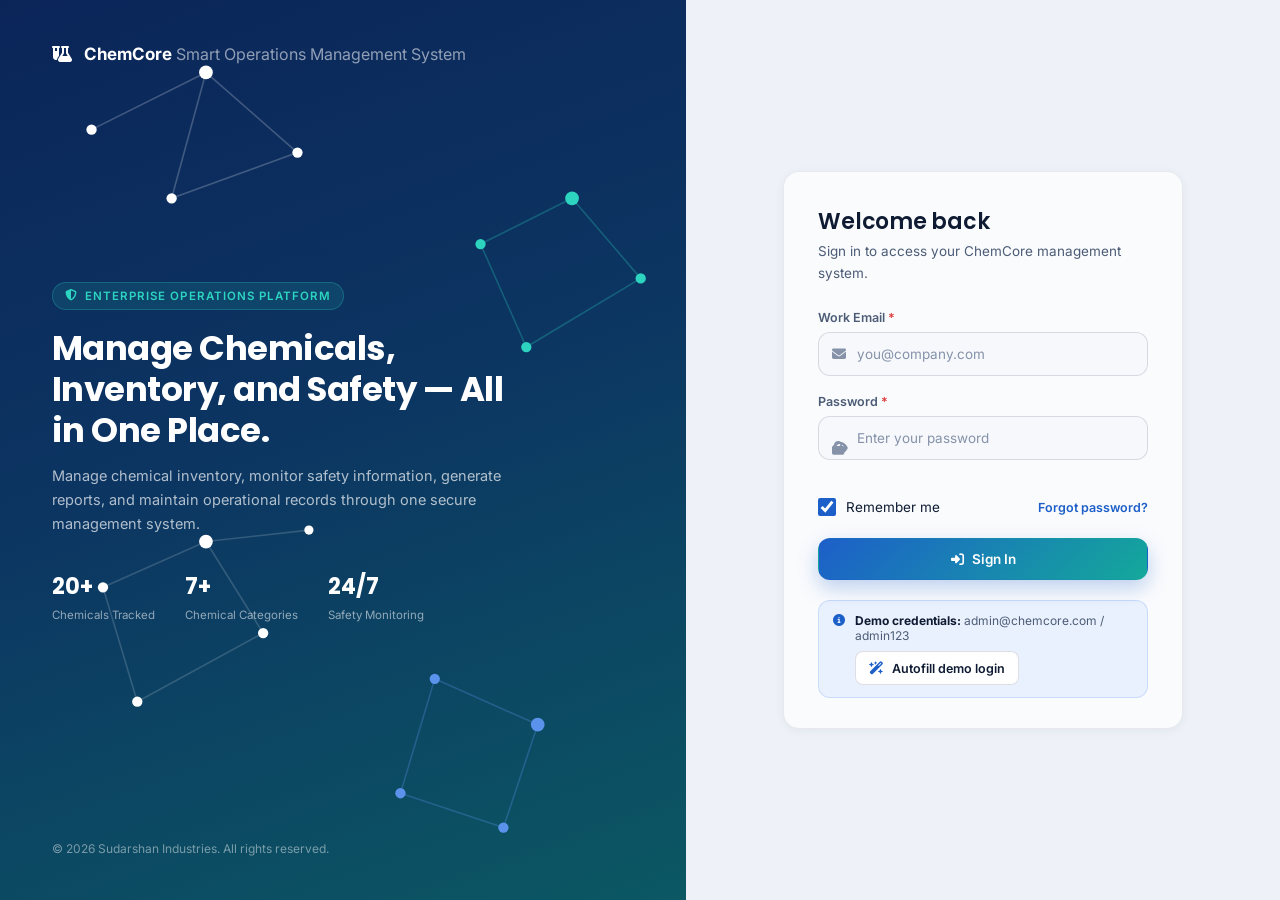
<file: Chemcore Management System/Chemcore/index.html>
<!DOCTYPE html>
<html lang="en">
<head>
<meta charset="UTF-8">
<meta name="viewport" content="width=device-width, initial-scale=1.0">
<title>Sign In · ChemCore Management System</title>
<meta name="description" content="Sign in to the ChemCore Smart Chemical Company.">

<!-- Fonts & Icons -->
<link rel="preconnect" href="https://fonts.googleapis.com">
<link href="https://fonts.googleapis.com/css2?family=Inter:wght@400;500;600;700;800&family=Poppins:wght@500;600;700&display=swap" rel="stylesheet">
<link rel="stylesheet" href="https://cdnjs.cloudflare.com/ajax/libs/font-awesome/6.5.1/css/all.min.css">

<!-- App styles -->
<link rel="stylesheet" href="assets/css/variables.css">
<link rel="stylesheet" href="assets/css/base.css">
<link rel="stylesheet" href="assets/css/components.css">
<link rel="stylesheet" href="assets/css/pages.css">
<link rel="stylesheet" href="assets/css/responsive.css">

<script src="assets/js/utils.js"></script>
<script src="assets/js/storage.js"></script>
<script src="assets/js/theme.js"></script>
</head>
<body>

<!-- Page loader -->
<div class="page-loader" id="pageLoader">
  <div class="spinner"></div>
  <span class="loader-label">Loading ChemCore Management System…</span>
</div>

<div class="login-shell">

  <!-- ============== Hero panel (signature molecule motif) ============== -->
  <section class="login-hero">
    <div class="molecule-field" aria-hidden="true">
      <svg viewBox="0 0 600 800" preserveAspectRatio="xMidYMid slice">
        <g class="molecule-cluster" stroke="rgba(255,255,255,0.22)" stroke-width="1.4">
          <line x1="80" y1="120" x2="180" y2="70"/>
          <line x1="180" y1="70" x2="260" y2="140"/>
          <line x1="180" y1="70" x2="150" y2="180"/>
          <line x1="260" y1="140" x2="150" y2="180"/>
        </g>
        <g class="molecule-cluster" stroke="rgba(45,212,191,0.28)" stroke-width="1.4">
          <line x1="420" y1="220" x2="500" y2="180"/>
          <line x1="500" y1="180" x2="560" y2="250"/>
          <line x1="420" y1="220" x2="460" y2="310"/>
          <line x1="560" y1="250" x2="460" y2="310"/>
        </g>
        <g class="molecule-cluster" stroke="rgba(255,255,255,0.16)" stroke-width="1.4">
          <line x1="90" y1="520" x2="180" y2="480"/>
          <line x1="180" y1="480" x2="230" y2="560"/>
          <line x1="90" y1="520" x2="120" y2="620"/>
          <line x1="230" y1="560" x2="120" y2="620"/>
          <line x1="180" y1="480" x2="270" y2="470"/>
        </g>
        <g class="molecule-cluster" stroke="rgba(91,147,236,0.3)" stroke-width="1.4">
          <line x1="380" y1="600" x2="470" y2="640"/>
          <line x1="470" y1="640" x2="440" y2="730"/>
          <line x1="380" y1="600" x2="350" y2="700"/>
          <line x1="440" y1="730" x2="350" y2="700"/>
        </g>
        <g fill="#ffffff">
          <circle class="molecule-node" cx="80" cy="120" r="4.5"/>
          <circle class="molecule-node" cx="180" cy="70" r="6"/>
          <circle class="molecule-node" cx="260" cy="140" r="4.5"/>
          <circle class="molecule-node" cx="150" cy="180" r="4.5"/>
          <circle class="molecule-node" cx="420" cy="220" r="4.5" fill="#2dd4bf"/>
          <circle class="molecule-node" cx="500" cy="180" r="6" fill="#2dd4bf"/>
          <circle class="molecule-node" cx="560" cy="250" r="4.5" fill="#2dd4bf"/>
          <circle class="molecule-node" cx="460" cy="310" r="4.5" fill="#2dd4bf"/>
          <circle class="molecule-node" cx="90" cy="520" r="4.5"/>
          <circle class="molecule-node" cx="180" cy="480" r="6"/>
          <circle class="molecule-node" cx="230" cy="560" r="4.5"/>
          <circle class="molecule-node" cx="120" cy="620" r="4.5"/>
          <circle class="molecule-node" cx="270" cy="470" r="4"/>
          <circle class="molecule-node" cx="380" cy="600" r="4.5" fill="#5b93ec"/>
          <circle class="molecule-node" cx="470" cy="640" r="6" fill="#5b93ec"/>
          <circle class="molecule-node" cx="440" cy="730" r="4.5" fill="#5b93ec"/>
          <circle class="molecule-node" cx="350" cy="700" r="4.5" fill="#5b93ec"/>
        </g>
      </svg>
    </div>

    <div class="login-hero-top">
      <div class="brand-mark"><i class="fa-solid fa-flask-vial"></i></div>
      <div class="brand-text">
        <strong>ChemCore</strong>
        <span>Smart Operations Management System</span>
      </div>
    </div>

    <div class="login-hero-content">
      <span class="eyebrow"><i class="fa-solid fa-shield-halved"></i> Enterprise Operations Platform</span>
      <h1>Manage Chemicals, Inventory, and Safety — All in One Place.</h1>
      <p>Manage chemical inventory, monitor safety information, generate reports, and maintain operational records through one secure management system.</p>

      <div class="hero-stats">
        <div><strong>20+</strong><span>Chemicals Tracked</span></div>
        <div><strong>7+</strong><span>Chemical Categories</span></div>
        <div><strong>24/7</strong><span>Safety Monitoring</span></div>
      </div>
    </div>

    <div class="login-hero-bottom">© 2026 Sudarshan Industries. All rights reserved.</div>
  </section>

  <!-- ============== Login form panel ============== -->
  <section class="login-panel">
    <div class="card glass login-card" id="loginCard">
      <div class="login-card-head">
        <h2>Welcome back</h2>
        <p>Sign in to access your ChemCore management system.</p>
      </div>

      <form id="loginForm" novalidate>
        <div class="form-group">
          <label class="form-label" for="loginEmail">Work Email <span class="req">*</span></label>
          <div class="input-icon-wrap">
            <i class="fa-solid fa-envelope"></i>
            <input type="email" id="loginEmail" class="form-control" placeholder="you@company.com" autocomplete="username">
          </div>
          <div class="form-error"><i class="fa-solid fa-circle-exclamation"></i><span>Error</span></div>
        </div>

        <div class="form-group">
          <label class="form-label" for="loginPassword">Password <span class="req">*</span></label>
          <div class="input-icon-wrap">
            <i class="fa-solid fa-lock"></i>
            <input type="password" id="loginPassword" class="form-control" placeholder="Enter your password" autocomplete="current-password">
            <button type="button" class="toggle-pw" id="togglePassword" aria-label="Show password"><i class="fa-solid fa-eye"></i></button>
          </div>
          <div class="form-error"><i class="fa-solid fa-circle-exclamation"></i><span>Error</span></div>
        </div>

        <div class="login-options">
          <label class="form-check">
            <input type="checkbox" id="rememberMe" checked>
            Remember me
          </label>
          <a href="#" onclick="event.preventDefault(); showToast('Reset link sent', 'Check your inbox for password reset instructions.', 'info');">Forgot password?</a>
        </div>

        <button type="submit" class="btn btn-primary btn-block" id="loginSubmitBtn">
          <i class="fa-solid fa-right-to-bracket"></i> Sign In
        </button>
      </form>

      <div class="demo-hint">
        <i class="fa-solid fa-circle-info"></i>
        <div>
          <strong>Demo credentials:</strong> admin@chemcore.com / admin123
          <div style="margin-top:8px;">
            <button type="button" class="btn btn-secondary btn-sm" id="fillDemoBtn"><i class="fa-solid fa-wand-magic-sparkles"></i> Autofill demo login</button>
          </div>
        </div>
      </div>
    </div>
  </section>

</div>

<script src="assets/js/ui.js"></script>
<script src="assets/js/auth.js"></script>
</body>
</html>
</file>
<file: Chemcore Management System/Chemcore/assets/css/variables.css>
/* ==========================================================================
   ChemCore  — Design Tokens
   Palette: deep enterprise blue + teal accent + neutral surfaces
   ========================================================================== */

:root {
  /* --- Brand colors --- */
  --color-primary-900: #0b2559;
  --color-primary-800: #123b82;
  --color-primary-700: #1849a3;
  --color-primary-600: #1d5fc9;
  --color-primary-500: #2e73e5;
  --color-primary-400: #5b93ec;
  --color-primary-100: #dbe8fd;
  --color-primary-50:  #eef4ff;

  --color-teal-700: #0b6b64;
  --color-teal-600: #0d8c82;
  --color-teal-500: #14a89b;
  --color-teal-400: #2dd4bf;
  --color-teal-100: #d6f5f0;

  /* --- Semantic status colors --- */
  --color-success: #1a9e6b;
  --color-success-bg: #e3f8ee;
  --color-warning: #d98c0f;
  --color-warning-bg: #fdf1dc;
  --color-danger: #dc3b3b;
  --color-danger-bg: #fce8e8;
  --color-info: #2e73e5;
  --color-info-bg: #eaf1fe;

  /* --- Molecule motif accent (login signature) --- */
  --color-accent-glow: #2dd4bf;

  /* --- Light theme surfaces --- */
  --bg-canvas: #eef2f8;
  --bg-canvas-alt: #e6ecf5;
  --bg-surface: #ffffff;
  --bg-surface-glass: rgba(255, 255, 255, 0.68);
  --bg-surface-glass-strong: rgba(255, 255, 255, 0.86);
  --bg-sidebar: rgba(11, 37, 89, 0.97);
  --bg-navbar: rgba(255, 255, 255, 0.78);
  --bg-hover: rgba(29, 95, 201, 0.06);
  --bg-input: #f6f8fc;

  --border-subtle: rgba(15, 30, 60, 0.08);
  --border-medium: rgba(15, 30, 60, 0.14);
  --border-strong: rgba(15, 30, 60, 0.22);

  --text-primary: #0e1b32;
  --text-secondary: #4c5c76;
  --text-muted: #8592a8;
  --text-inverse: #f3f7ff;
  --text-inverse2: #32c700;
  --text-on-primary: #ffffff;

  --shadow-xs: 0 1px 2px rgba(15, 30, 60, 0.06);
  --shadow-sm: 0 2px 10px rgba(15, 30, 60, 0.06);
  --shadow-md: 0 10px 28px rgba(15, 30, 60, 0.10);
  --shadow-lg: 0 20px 48px rgba(15, 30, 60, 0.16);
  --shadow-glass: 0 8px 32px rgba(15, 30, 60, 0.10);

  /* --- Radii --- */
  --radius-sm: 8px;
  --radius-md: 12px;
  --radius-lg: 16px;
  --radius-xl: 20px;
  --radius-pill: 999px;

  /* --- Typography --- */
  --font-display: 'Poppins', 'Inter', sans-serif;
  --font-body: 'Inter', 'Poppins', sans-serif;

  /* --- Layout --- */
  --sidebar-width: 264px;
  --sidebar-width-collapsed: 84px;
  --navbar-height: 72px;
  --content-max: 1440px;

  /* --- Motion --- */
  --ease: cubic-bezier(0.4, 0, 0.2, 1);
  --transition-fast: 0.15s var(--ease);
  --transition-base: 0.25s var(--ease);
  --transition-slow: 0.45s var(--ease);

  /* --- Z-index scale --- */
  --z-sidebar: 100;
  --z-navbar: 90;
  --z-dropdown: 200;
  --z-modal-backdrop: 300;
  --z-modal: 310;
  --z-toast: 400;
  --z-loader: 500;
}

/* --- Dark theme overrides --- */
[data-theme="dark"] {
  --bg-canvas: #0a1220;
  --bg-canvas-alt: #0d1729;
  --bg-surface: #101d33;
  --bg-surface-glass: rgba(19, 32, 56, 0.62);
  --bg-surface-glass-strong: rgba(19, 32, 56, 0.85);
  --bg-sidebar: rgba(6, 15, 31, 0.98);
  --bg-navbar: rgba(13, 23, 41, 0.72);
  --bg-hover: rgba(93, 149, 235, 0.08);
  --bg-input: #0c1830;

  --border-subtle: rgba(255, 255, 255, 0.07);
  --border-medium: rgba(255, 255, 255, 0.12);
  --border-strong: rgba(255, 255, 255, 0.2);

  --text-primary: #eef3fb;
  --text-secondary: #a9b8d1;
  --text-muted: #6f7f9c;
  --text-inverse: #0e1b32;

  --color-success-bg: rgba(26, 158, 107, 0.14);
  --color-warning-bg: rgba(217, 140, 15, 0.14);
  --color-danger-bg: rgba(220, 59, 59, 0.14);
  --color-info-bg: rgba(46, 115, 229, 0.14);

  --shadow-xs: 0 1px 2px rgba(0, 0, 0, 0.3);
  --shadow-sm: 0 2px 10px rgba(0, 0, 0, 0.28);
  --shadow-md: 0 10px 28px rgba(0, 0, 0, 0.34);
  --shadow-lg: 0 20px 48px rgba(0, 0, 0, 0.44);
  --shadow-glass: 0 8px 32px rgba(0, 0, 0, 0.4);
}
</file>
<file: Chemcore Management System/Chemcore/assets/css/base.css>
/* ==========================================================================
   Base — resets, typography, utilities, global animations
   ========================================================================== */

* ,
*::before,
*::after {
  box-sizing: border-box;
  margin: 0;
  padding: 0;
}

html {
  -webkit-text-size-adjust: 100%;
  scroll-behavior: smooth;
}

body {
  font-family: var(--font-body);
  background: var(--bg-canvas);
  color: var(--text-primary);
  min-height: 100vh;
  transition: background-color var(--transition-base), color var(--transition-base);
  -webkit-font-smoothing: antialiased;
  overflow-x: hidden;
}

/* Ambient molecule-grid backdrop shared across app pages */
body.app-body {
  background-image:
    radial-gradient(circle at 15% 8%, rgba(46, 115, 229, 0.08), transparent 42%),
    radial-gradient(circle at 85% 92%, rgba(45, 212, 191, 0.08), transparent 45%);
  background-attachment: fixed;
}

h1, h2, h3, h4, h5, h6 {
  font-family: var(--font-display);
  font-weight: 600;
  line-height: 1.25;
  color: var(--text-primary);
  letter-spacing: -0.01em;
}

p { color: var(--text-secondary); line-height: 1.6; }

a { color: inherit; text-decoration: none; }

ul, ol { list-style: none; }

button, input, select, textarea {
  font-family: inherit;
  font-size: inherit;
  color: inherit;
}

button {
  cursor: pointer;
  border: none;
  background: none;
}

img, svg { display: block; max-width: 100%; }

table { border-collapse: collapse; width: 100%; }

/* Focus visibility — accessibility floor */
a:focus-visible,
button:focus-visible,
input:focus-visible,
select:focus-visible,
textarea:focus-visible,
[tabindex]:focus-visible {
  outline: 2px solid var(--color-teal-500);
  outline-offset: 2px;
  border-radius: var(--radius-sm);
}

/* --- Scrollbars --- */
::-webkit-scrollbar { width: 8px; height: 8px; }
::-webkit-scrollbar-track { background: transparent; }
::-webkit-scrollbar-thumb {
  background: var(--border-strong);
  border-radius: var(--radius-pill);
}
::-webkit-scrollbar-thumb:hover { background: var(--color-primary-500); }

/* --- Utility classes --- */
.container { max-width: var(--content-max); margin: 0 auto; padding: 0 24px; }
.text-muted { color: var(--text-muted) !important; }
.text-secondary { color: var(--text-secondary) !important; }
.text-success { color: var(--color-success) !important; }
.text-warning { color: var(--color-warning) !important; }
.text-danger { color: var(--color-danger) !important; }
.sr-only {
  position: absolute; width: 1px; height: 1px;
  padding: 0; margin: -1px; overflow: hidden;
  clip: rect(0,0,0,0); white-space: nowrap; border: 0;
}
.hidden { display: none !important; }

/* --- Reduced motion respect --- */
@media (prefers-reduced-motion: reduce) {
  *, *::before, *::after {
    animation-duration: 0.001ms !important;
    animation-iteration-count: 1 !important;
    transition-duration: 0.001ms !important;
    scroll-behavior: auto !important;
  }
}

/* ==========================================================================
   Global keyframes
   ========================================================================== */

@keyframes fadeIn {
  from { opacity: 0; }
  to { opacity: 1; }
}

@keyframes fadeInUp {
  from { opacity: 0; transform: translateY(14px); }
  to { opacity: 1; transform: translateY(0); }
}

@keyframes scaleIn {
  from { opacity: 0; transform: scale(0.94); }
  to { opacity: 1; transform: scale(1); }
}

@keyframes slideInRight {
  from { opacity: 0; transform: translateX(24px); }
  to { opacity: 1; transform: translateX(0); }
}

@keyframes spin {
  to { transform: rotate(360deg); }
}

@keyframes pulseSoft {
  0%, 100% { opacity: 1; }
  50% { opacity: 0.55; }
}

@keyframes drift {
  0% { transform: translate(0, 0) rotate(0deg); }
  50% { transform: translate(-14px, 10px) rotate(4deg); }
  100% { transform: translate(0, 0) rotate(0deg); }
}

@keyframes shimmerLine {
  0% { background-position: -200px 0; }
  100% { background-position: 200px 0; }
}

@keyframes shake {
  10%, 90% { transform: translateX(-1px); }
  20%, 80% { transform: translateX(2px); }
  30%, 50%, 70% { transform: translateX(-4px); }
  40%, 60% { transform: translateX(4px); }
}

.page-enter {
  animation: fadeInUp 0.45s var(--ease) both;
}
</file>
<file: Chemcore Management System/Chemcore/assets/css/components.css>
/* ==========================================================================
   Components — buttons, cards, forms, tables, modals, toasts, etc.
   ========================================================================== */

/* ---------------------------------------------------------------------- */
/* Buttons                                                                 */
/* ---------------------------------------------------------------------- */

.btn {
  display: inline-flex;
  align-items: center;
  justify-content: center;
  gap: 8px;
  height: 42px;
  padding: 0 18px;
  border-radius: var(--radius-md);
  font-size: 13.5px;
  font-weight: 600;
  white-space: nowrap;
  transition: transform var(--transition-fast), box-shadow var(--transition-fast), background var(--transition-fast), border-color var(--transition-fast), color var(--transition-fast);
  border: 1px solid transparent;
}
.btn i { font-size: 13px; }
.btn:active { transform: translateY(1px); }

.btn-primary {
  background: linear-gradient(135deg, var(--color-primary-600), var(--color-teal-500));
  color: #fff;
  box-shadow: 0 8px 20px rgba(29, 95, 201, 0.28);
}
.btn-primary:hover { box-shadow: 0 10px 24px rgba(29, 95, 201, 0.38); transform: translateY(-1px); }

.btn-secondary {
  background: var(--bg-surface);
  color: var(--text-primary);
  border-color: var(--border-medium);
}
.btn-secondary:hover { background: var(--bg-hover); border-color: var(--color-primary-400); }

.btn-ghost {
  background: transparent;
  color: var(--text-secondary);
}
.btn-ghost:hover { background: var(--bg-hover); color: var(--text-primary); }

.btn-danger {
  background: var(--color-danger);
  color: #fff;
  box-shadow: 0 8px 20px rgba(220, 59, 59, 0.28);
}
.btn-danger:hover { box-shadow: 0 10px 24px rgba(220, 59, 59, 0.38); transform: translateY(-1px); }

.btn-sm { height: 34px; padding: 0 13px; font-size: 12.5px; border-radius: var(--radius-sm); }
.btn-block { width: 100%; }
.btn-icon-only { width: 42px; padding: 0; }
.btn:disabled { opacity: 0.55; cursor: not-allowed; transform: none !important; }

/* ---------------------------------------------------------------------- */
/* Cards / Glassmorphism                                                   */
/* ---------------------------------------------------------------------- */

.card {
  background: var(--bg-surface);
  border: 1px solid var(--border-subtle);
  border-radius: var(--radius-lg);
  box-shadow: var(--shadow-sm);
  transition: box-shadow var(--transition-base), transform var(--transition-base), border-color var(--transition-base);
}
.card-pad { padding: 22px; }

.glass {
  background: var(--bg-surface-glass);
  backdrop-filter: blur(16px);
  -webkit-backdrop-filter: blur(16px);
  border: 1px solid var(--border-subtle);
}

.card-hover:hover {
  box-shadow: var(--shadow-md);
  transform: translateY(-3px);
  border-color: var(--border-medium);
}

.card-header {
  display: flex;
  align-items: center;
  justify-content: space-between;
  gap: 12px;
  padding: 18px 22px;
  border-bottom: 1px solid var(--border-subtle);
}
.card-header h3 { font-size: 15.5px; font-weight: 600; }
.card-header p { font-size: 12px; margin-top: 2px; }
.card-header-icon {
  width: 34px; height: 34px; border-radius: 10px;
  display: flex; align-items: center; justify-content: center;
  background: var(--color-primary-50); color: var(--color-primary-600); font-size: 14px;
}
[data-theme="dark"] .card-header-icon { background: rgba(46,115,229,0.14); }

.card-body { padding: 22px; }

/* --- KPI stat card --- */
.stat-card {
  padding: 20px 22px;
  display: flex;
  flex-direction: column;
  gap: 14px;
  position: relative;
  overflow: hidden;
}
.stat-card-top { display: flex; align-items: flex-start; justify-content: space-between; }
.stat-icon {
  width: 46px; height: 46px; border-radius: var(--radius-md);
  display: flex; align-items: center; justify-content: center;
  font-size: 19px; color: #fff;
  box-shadow: 0 8px 18px rgba(0,0,0,0.12);
}
.stat-icon.blue { background: linear-gradient(135deg, var(--color-primary-600), var(--color-primary-400)); }
.stat-icon.teal { background: linear-gradient(135deg, var(--color-teal-600), var(--color-teal-400)); }
.stat-icon.amber { background: linear-gradient(135deg, #c97a0e, #eab040); }
.stat-icon.red { background: linear-gradient(135deg, #c73030, #e8676a); }

.stat-trend {
  font-size: 11.5px; font-weight: 600;
  padding: 4px 9px; border-radius: var(--radius-pill);
  display: inline-flex; align-items: center; gap: 4px;
}
.stat-trend.up { background: var(--color-success-bg); color: var(--color-success); }
.stat-trend.down { background: var(--color-danger-bg); color: var(--color-danger); }
.stat-trend.flat { background: var(--bg-hover); color: var(--text-muted); }

.stat-value { font-family: var(--font-display); font-size: 30px; font-weight: 700; letter-spacing: -0.01em; }
.stat-label { font-size: 13px; color: var(--text-secondary); font-weight: 500; }
.stat-sub { font-size: 11.5px; color: var(--text-muted); }

/* ---------------------------------------------------------------------- */
/* Badges / Status pills                                                   */
/* ---------------------------------------------------------------------- */

.badge {
  display: inline-flex; align-items: center; gap: 5px;
  font-size: 11.5px; font-weight: 600;
  padding: 4px 10px;
  border-radius: var(--radius-pill);
  white-space: nowrap;
}
.badge::before { content: ''; width: 6px; height: 6px; border-radius: 50%; background: currentColor; }
.badge-success { background: var(--color-success-bg); color: var(--color-success); }
.badge-warning { background: var(--color-warning-bg); color: var(--color-warning); }
.badge-danger { background: var(--color-danger-bg); color: var(--color-danger); }
.badge-info { background: var(--color-info-bg); color: var(--color-info); }
.badge-neutral { background: var(--bg-hover); color: var(--text-secondary); }

.category-chip {
  display: inline-flex; align-items: center;
  font-size: 11.5px; font-weight: 500;
  padding: 4px 10px; border-radius: var(--radius-sm);
  background: var(--bg-input); color: var(--text-secondary);
  border: 1px solid var(--border-subtle);
}

/* ---------------------------------------------------------------------- */
/* Forms                                                                   */
/* ---------------------------------------------------------------------- */

.form-group { margin-bottom: 18px; }
.form-row { display: grid; grid-template-columns: 1fr 1fr; gap: 16px; }

.form-label {
  display: block; font-size: 12.5px; font-weight: 600;
  color: var(--text-secondary); margin-bottom: 7px;
}
.form-label .req { color: var(--color-danger); }

.form-control {
  width: 100%;
  height: 44px;
  padding: 0 14px;
  border-radius: var(--radius-md);
  border: 1px solid var(--border-medium);
  background: var(--bg-input);
  color: var(--text-primary);
  font-size: 13.5px;
  transition: border-color var(--transition-fast), box-shadow var(--transition-fast);
}
textarea.form-control { height: auto; padding: 12px 14px; resize: vertical; min-height: 90px; }
select.form-control { appearance: none; background-image: url("data:image/svg+xml,%3Csvg xmlns='http://www.w3.org/2000/svg' width='12' height='8'%3E%3Cpath d='M1 1l5 5 5-5' stroke='%238592a8' stroke-width='1.6' fill='none' fill-rule='evenodd'/%3E%3C/svg%3E"); background-repeat: no-repeat; background-position: right 14px center; padding-right: 34px; }

.form-control::placeholder { color: var(--text-muted); }
.form-control:focus {
  outline: none;
  border-color: var(--color-primary-400);
  box-shadow: 0 0 0 3px rgba(46,115,229,0.14);
}
.form-control.invalid { border-color: var(--color-danger); box-shadow: 0 0 0 3px rgba(220,59,59,0.12); }
.form-error {
  font-size: 11.5px; color: var(--color-danger); margin-top: 6px;
  display: none; align-items: center; gap: 5px;
}
.form-error.show { display: flex; }
.form-hint { font-size: 11.5px; color: var(--text-muted); margin-top: 6px; }

.form-check {
  display: flex; align-items: center; gap: 10px;
  font-size: 13.5px; color: var(--text-primary);
}
.form-check input[type="checkbox"] {
  width: 18px; height: 18px; accent-color: var(--color-primary-600); cursor: pointer;
}

/* Toggle switch */
.switch { position: relative; display: inline-block; width: 46px; height: 26px; flex-shrink: 0; }
.switch input { opacity: 0; width: 0; height: 0; }
.switch-track {
  position: absolute; cursor: pointer; inset: 0;
  background: var(--border-strong); border-radius: var(--radius-pill);
  transition: background var(--transition-fast);
}
.switch-track::before {
  content: ''; position: absolute; width: 20px; height: 20px;
  left: 3px; top: 3px; background: #fff; border-radius: 50%;
  transition: transform var(--transition-fast);
  box-shadow: 0 1px 3px rgba(0,0,0,0.3);
}
.switch input:checked + .switch-track { background: linear-gradient(135deg, var(--color-primary-600), var(--color-teal-500)); }
.switch input:checked + .switch-track::before { transform: translateX(20px); }

/* ---------------------------------------------------------------------- */
/* Tables                                                                  */
/* ---------------------------------------------------------------------- */

.table-scroll { overflow-x: auto; }

.data-table { min-width: 880px; }
.data-table thead th {
  text-align: left;
  font-size: 11px;
  font-weight: 600;
  letter-spacing: 0.05em;
  text-transform: uppercase;
  color: var(--text-muted);
  padding: 13px 16px;
  border-bottom: 1px solid var(--border-subtle);
  white-space: nowrap;
  user-select: none;
}
.data-table thead th.sortable { cursor: pointer; }
.data-table thead th.sortable:hover { color: var(--color-primary-600); }
.data-table thead th .sort-ico { margin-left: 5px; font-size: 9px; opacity: 0.5; }
.data-table thead th.sort-active .sort-ico { opacity: 1; color: var(--color-primary-600); }

.data-table tbody td {
  padding: 14px 16px;
  font-size: 13.5px;
  color: var(--text-primary);
  border-bottom: 1px solid var(--border-subtle);
  vertical-align: middle;
}
.data-table tbody tr { transition: background var(--transition-fast); }
.data-table tbody tr:hover { background: var(--bg-hover); }
.data-table tbody tr:last-child td { border-bottom: none; }

.cell-primary { font-weight: 600; color: var(--text-primary); }
.cell-muted { color: var(--text-muted); font-size: 12.5px; }
.cell-mono { font-family: 'Courier New', monospace; font-size: 12.5px; color: var(--text-secondary); }

.row-actions { display: flex; gap: 6px; }
.row-actions .icon-btn { width: 32px; height: 32px; font-size: 13px; }

/* ---------------------------------------------------------------------- */
/* Pagination                                                              */
/* ---------------------------------------------------------------------- */

.pagination-bar {
  display: flex; align-items: center; justify-content: space-between;
  padding: 16px 22px; flex-wrap: wrap; gap: 12px;
  border-top: 1px solid var(--border-subtle);
}
.pagination-info { font-size: 12.5px; color: var(--text-muted); }
.pagination-controls { display: flex; align-items: center; gap: 5px; }
.page-btn {
  width: 33px; height: 33px; border-radius: var(--radius-sm);
  display: flex; align-items: center; justify-content: center;
  font-size: 12.5px; font-weight: 600; color: var(--text-secondary);
  transition: background var(--transition-fast), color var(--transition-fast);
}
.page-btn:hover { background: var(--bg-hover); }
.page-btn.active { background: linear-gradient(135deg, var(--color-primary-600), var(--color-teal-500)); color: #fff; }
.page-btn:disabled { opacity: 0.4; cursor: not-allowed; }

/* ---------------------------------------------------------------------- */
/* Filter bar                                                              */
/* ---------------------------------------------------------------------- */

.filter-bar {
  display: flex; flex-wrap: wrap; gap: 12px; align-items: center;
  padding: 18px 22px; border-bottom: 1px solid var(--border-subtle);
}
.filter-search { position: relative; flex: 1; min-width: 200px; max-width: 320px; }
.filter-search i { position: absolute; left: 13px; top: 50%; transform: translateY(-50%); color: var(--text-muted); font-size: 13px; }
.filter-search input { padding-left: 36px; }
.filter-bar select.form-control { width: auto; min-width: 150px; height: 40px; }
.filter-bar .form-control { height: 40px; }

/* ---------------------------------------------------------------------- */
/* Modals                                                                  */
/* ---------------------------------------------------------------------- */

.modal-backdrop {
  position: fixed; inset: 0;
  background: rgba(6, 12, 24, 0.55);
  backdrop-filter: blur(3px);
  z-index: var(--z-modal-backdrop);
  display: flex; align-items: center; justify-content: center;
  padding: 24px;
  opacity: 0; visibility: hidden;
  transition: opacity var(--transition-base), visibility var(--transition-base);
}
.modal-backdrop.show { opacity: 1; visibility: visible; }

.modal {
  width: 100%; max-width: 540px;
  max-height: 88vh;
  display: flex; flex-direction: column;
  background: var(--bg-surface-glass-strong);
  backdrop-filter: blur(20px);
  -webkit-backdrop-filter: blur(20px);
  border: 1px solid var(--border-subtle);
  border-radius: var(--radius-lg);
  box-shadow: var(--shadow-lg);
  transform: scale(0.94) translateY(10px);
  transition: transform var(--transition-base);
}
.modal-backdrop.show .modal { transform: scale(1) translateY(0); }
.modal.modal-sm { max-width: 420px; }

.modal-header {
  display: flex; align-items: center; justify-content: space-between;
  padding: 20px 24px; border-bottom: 1px solid var(--border-subtle);
  flex-shrink: 0;
}
.modal-header h3 { font-size: 16.5px; }
.modal-close {
  width: 32px; height: 32px; border-radius: 50%;
  display: flex; align-items: center; justify-content: center;
  color: var(--text-muted); font-size: 15px;
  transition: background var(--transition-fast), color var(--transition-fast);
}
.modal-close:hover { background: var(--bg-hover); color: var(--text-primary); }

.modal-body { padding: 22px 24px; overflow-y: auto; }
.modal-footer {
  display: flex; justify-content: flex-end; gap: 10px;
  padding: 18px 24px; border-top: 1px solid var(--border-subtle); flex-shrink: 0;
}

.confirm-icon-wrap {
  width: 56px; height: 56px; border-radius: 16px;
  display: flex; align-items: center; justify-content: center;
  font-size: 22px; margin-bottom: 16px;
  background: var(--color-danger-bg); color: var(--color-danger);
}

/* ---------------------------------------------------------------------- */
/* Toasts                                                                  */
/* ---------------------------------------------------------------------- */

.toast-container {
  position: fixed; top: 20px; right: 20px;
  z-index: var(--z-toast);
  display: flex; flex-direction: column; gap: 10px;
  width: min(360px, calc(100vw - 40px));
}

.toast {
  display: flex; align-items: flex-start; gap: 12px;
  padding: 14px 16px;
  border-radius: var(--radius-md);
  background: var(--bg-surface-glass-strong);
  backdrop-filter: blur(16px);
  border: 1px solid var(--border-subtle);
  box-shadow: var(--shadow-lg);
  animation: slideInRight 0.3s var(--ease) both;
}
.toast.closing { animation: fadeIn 0.25s var(--ease) reverse both; }
.toast-icon {
  width: 32px; height: 32px; border-radius: 9px; flex-shrink: 0;
  display: flex; align-items: center; justify-content: center; font-size: 14px;
}
.toast.success .toast-icon { background: var(--color-success-bg); color: var(--color-success); }
.toast.error .toast-icon { background: var(--color-danger-bg); color: var(--color-danger); }
.toast.warning .toast-icon { background: var(--color-warning-bg); color: var(--color-warning); }
.toast.info .toast-icon { background: var(--color-info-bg); color: var(--color-info); }
.toast-text strong { display: block; font-size: 13px; margin-bottom: 2px; }
.toast-text p { font-size: 12px; color: var(--text-secondary); line-height: 1.4; }
.toast-close { margin-left: auto; color: var(--text-muted); font-size: 12px; flex-shrink: 0; }
.toast-close:hover { color: var(--text-primary); }

/* ---------------------------------------------------------------------- */
/* Timeline                                                                */
/* ---------------------------------------------------------------------- */

.timeline { position: relative; padding-left: 6px; }
.timeline-item {
  position: relative;
  padding: 0 0 22px 30px;
  border-left: 2px solid var(--border-subtle);
}
.timeline-item:last-child { border-color: transparent; padding-bottom: 2px; }
.timeline-dot {
  position: absolute; left: -8px; top: 0;
  width: 14px; height: 14px; border-radius: 50%;
  border: 3px solid var(--bg-surface);
  box-shadow: 0 0 0 1px var(--border-medium);
}
.timeline-dot.blue { background: var(--color-primary-500); }
.timeline-dot.teal { background: var(--color-teal-500); }
.timeline-dot.amber { background: var(--color-warning); }
.timeline-dot.red { background: var(--color-danger); }
.timeline-content p { font-size: 13.5px; color: var(--text-primary); font-weight: 500; line-height: 1.45; }
.timeline-content span { font-size: 11.5px; color: var(--text-muted); }

/* Procedure timeline (safety page) — horizontal on desktop */
.procedure-timeline {
  display: grid;
  grid-template-columns: repeat(4, 1fr);
  gap: 16px;
}
.procedure-step {
  padding: 18px 16px;
  border-radius: var(--radius-md);
  background: var(--bg-input);
  border: 1px solid var(--border-subtle);
  position: relative;
}
.procedure-step .step-num {
  width: 30px; height: 30px; border-radius: 9px;
  display: flex; align-items: center; justify-content: center;
  background: linear-gradient(135deg, var(--color-primary-600), var(--color-teal-500));
  color: #fff; font-weight: 700; font-size: 13px; margin-bottom: 12px;
}
.procedure-step h4 { font-size: 13.5px; margin-bottom: 6px; }
.procedure-step p { font-size: 12px; line-height: 1.5; }

/* ---------------------------------------------------------------------- */
/* Checklist (PPE)                                                         */
/* ---------------------------------------------------------------------- */

.checklist-grid { display: grid; grid-template-columns: repeat(2, 1fr); gap: 10px; }
.checklist-item {
  display: flex; align-items: center; gap: 12px;
  padding: 13px 14px;
  border-radius: var(--radius-md);
  border: 1px solid var(--border-subtle);
  background: var(--bg-input);
  transition: border-color var(--transition-fast), background var(--transition-fast);
}
.checklist-item.checked { border-color: var(--color-teal-400); background: var(--color-teal-100); }
[data-theme="dark"] .checklist-item.checked { background: rgba(45,212,191,0.1); }
.checklist-item i.item-icon { color: var(--color-teal-600); font-size: 16px; width: 20px; text-align: center; }
.checklist-item label { font-size: 13px; font-weight: 500; flex: 1; cursor: pointer; }

/* ---------------------------------------------------------------------- */
/* Loader / Spinner                                                        */
/* ---------------------------------------------------------------------- */

.page-loader {
  position: fixed; inset: 0;
  background: var(--bg-canvas);
  z-index: var(--z-loader);
  display: flex; align-items: center; justify-content: center;
  flex-direction: column; gap: 16px;
  transition: opacity 0.4s var(--ease), visibility 0.4s var(--ease);
}
.page-loader.hide { opacity: 0; visibility: hidden; pointer-events: none; }

.spinner {
  width: 42px; height: 42px;
  border-radius: 50%;
  border: 3px solid var(--border-subtle);
  border-top-color: var(--color-primary-600);
  animation: spin 0.7s linear infinite;
}
.spinner-sm { width: 18px; height: 18px; border-width: 2px; }
.loader-label { font-size: 12.5px; color: var(--text-muted); letter-spacing: 0.02em; }

/* ---------------------------------------------------------------------- */
/* Empty states                                                            */
/* ---------------------------------------------------------------------- */

.empty-state {
  display: flex; flex-direction: column; align-items: center; justify-content: center;
  text-align: center; padding: 56px 24px;
  color: var(--text-muted);
}
.empty-state svg { width: 108px; height: 108px; margin-bottom: 18px; opacity: 0.9; }
.empty-state h4 { font-size: 15px; color: var(--text-primary); margin-bottom: 6px; }
.empty-state p { font-size: 13px; max-width: 320px; margin: 0 auto; }
.empty-state .btn { margin-top: 18px; }

/* ---------------------------------------------------------------------- */
/* Tooltip (title-based simple)                                            */
/* ---------------------------------------------------------------------- */

[data-tooltip] { position: relative; }
[data-tooltip]:hover::after {
  content: attr(data-tooltip);
  position: absolute; bottom: calc(100% + 8px); left: 50%; transform: translateX(-50%);
  background: var(--text-primary); color: var(--bg-surface);
  font-size: 11px; font-weight: 500; padding: 5px 9px; border-radius: 6px;
  white-space: nowrap; z-index: 50; pointer-events: none;
  animation: fadeIn 0.15s var(--ease);
}

/* ---------------------------------------------------------------------- */
/* Misc                                                                    */
/* ---------------------------------------------------------------------- */

.divider { height: 1px; background: var(--border-subtle); border: none; margin: 20px 0; }

.grid-2 { display: grid; grid-template-columns: repeat(2, 1fr); gap: 20px; }
.grid-3 { display: grid; grid-template-columns: repeat(3, 1fr); gap: 20px; }
.grid-4 { display: grid; grid-template-columns: repeat(4, 1fr); gap: 20px; }

.progress-bar { height: 8px; border-radius: var(--radius-pill); background: var(--bg-input); overflow: hidden; }
.progress-bar-fill { height: 100%; border-radius: var(--radius-pill); background: linear-gradient(90deg, var(--color-primary-600), var(--color-teal-500)); transition: width 0.6s var(--ease); }
</file>
<file: Chemcore Management System/Chemcore/assets/css/pages.css>
/* ==========================================================================
   Page-specific styles
   ========================================================================== */

/* ======================= LOGIN ======================= */

.login-shell {
  min-height: 100vh;
  display: flex;
}

.login-hero {
  flex: 1.1;
  position: relative;
  overflow: hidden;
  background: linear-gradient(160deg, var(--color-primary-900) 0%, #0c3562 46%, var(--color-teal-700) 130%);
  display: flex;
  flex-direction: column;
  justify-content: space-between;
  padding: 44px 52px;
  color: #fff;
}

.login-hero-top { display: flex; align-items: center; gap: 12px; position: relative; z-index: 2; }
.login-hero-top .brand-text strong { color: #fff; font-size: 17px; }
.login-hero-top .brand-text span { color: rgba(255,255,255,0.55); }

.molecule-field {
  position: absolute; inset: 0;
  z-index: 1;
}
.molecule-field svg { width: 100%; height: 100%; }
.molecule-node { animation: pulseSoft 3.4s ease-in-out infinite; }
.molecule-cluster { animation: drift 9s ease-in-out infinite; transform-origin: center; }
.molecule-cluster:nth-child(2) { animation-delay: -3s; }
.molecule-cluster:nth-child(3) { animation-delay: -6s; }

.login-hero-content {
  position: relative; z-index: 2;
  max-width: 460px;
}
.login-hero-content .eyebrow {
  display: inline-flex; align-items: center; gap: 7px;
  font-size: 11.5px; font-weight: 600; letter-spacing: 0.09em; text-transform: uppercase;
  color: var(--color-teal-400); background: rgba(45,212,191,0.12);
  padding: 6px 12px; border-radius: var(--radius-pill); margin-bottom: 18px;
  border: 1px solid rgba(45,212,191,0.25);
}
.login-hero-content h1 {
  font-size: 34px; font-weight: 700; color: #fff; line-height: 1.2; margin-bottom: 14px; letter-spacing: -0.015em;
}
.login-hero-content p { color: rgba(255,255,255,0.68); font-size: 14.5px; line-height: 1.65; }

.hero-stats { display: flex; gap: 30px; margin-top: 34px; position: relative; z-index: 2; }
.hero-stats div strong { display: block; font-family: var(--font-display); font-size: 22px; color: #fff; }
.hero-stats div span { font-size: 11.5px; color: rgba(255,255,255,0.55); }

.login-hero-bottom { position: relative; z-index: 2; font-size: 12px; color: rgba(255,255,255,0.45); }

.login-panel {
  flex: 1;
  display: flex;
  align-items: center;
  justify-content: center;
  padding: 40px 32px;
  background: var(--bg-canvas);
}

.login-card {
  width: 100%;
  max-width: 400px;
  padding: 36px 34px 30px;
}

.login-card-head { margin-bottom: 26px; }
.login-card-head h2 { font-size: 22px; margin-bottom: 6px; }
.login-card-head p { font-size: 13.5px; }

.input-icon-wrap { position: relative; }
.input-icon-wrap i { position: absolute; left: 14px; top: 50%; transform: translateY(-50%); color: var(--text-muted); font-size: 14px; }
.input-icon-wrap .form-control { padding-left: 38px; }
.input-icon-wrap .toggle-pw { left: auto; right: 14px; cursor: pointer; }

.login-options { display: flex; align-items: center; justify-content: space-between; margin-bottom: 22px; font-size: 12.5px; }
.login-options a { color: var(--color-primary-600); font-weight: 600; }

.demo-hint {
  margin-top: 20px; padding: 12px 14px;
  border-radius: var(--radius-md);
  background: var(--color-info-bg);
  border: 1px solid rgba(46,115,229,0.18);
  font-size: 12px; color: var(--text-secondary);
  display: flex; gap: 10px; align-items: flex-start;
}
.demo-hint i { color: var(--color-primary-600); margin-top: 1px; }
.demo-hint strong { color: var(--text-primary); }

.form-shake { animation: shake 0.4s var(--ease); }

@media (max-width: 940px) {
  .login-hero { display: none; }
}

/* ======================= DASHBOARD ======================= */

.kpi-grid { display: grid; grid-template-columns: repeat(4, 1fr); gap: 18px; margin-bottom: 22px; }

.dash-grid {
  display: grid;
  grid-template-columns: 1.55fr 1fr;
  gap: 20px;
  margin-bottom: 20px;
  align-items: start;
}

.chart-legend-list { display: flex; flex-direction: column; gap: 10px; margin-top: 16px; }
.chart-legend-list li { display: flex; align-items: center; gap: 9px; font-size: 12.5px; color: var(--text-secondary); }
.chart-legend-list .dot { width: 9px; height: 9px; border-radius: 50%; flex-shrink: 0; }
.chart-legend-list strong { margin-left: auto; color: var(--text-primary); }

.quick-actions-grid { display: grid; grid-template-columns: repeat(4, 1fr); gap: 14px; }
.quick-action-btn {
  display: flex; flex-direction: column; align-items: flex-start; gap: 12px;
  padding: 18px 16px;
  border-radius: var(--radius-md);
  background: var(--bg-input);
  border: 1px solid var(--border-subtle);
  transition: transform var(--transition-fast), box-shadow var(--transition-fast), border-color var(--transition-fast);
  text-align: left;
}
.quick-action-btn:hover { transform: translateY(-3px); box-shadow: var(--shadow-md); border-color: var(--color-primary-400); }
.quick-action-btn .qa-icon {
  width: 38px; height: 38px; border-radius: 10px;
  display: flex; align-items: center; justify-content: center; font-size: 16px; color: #fff;
}
.quick-action-btn span { font-size: 13px; font-weight: 600; color: var(--text-primary); }
.quick-action-btn small { font-size: 11px; color: var(--text-muted); }

.chart-canvas-wrap { position: relative; height: 260px; }
.chart-canvas-wrap.pie { height: 220px; }

/* ======================= INVENTORY ======================= */

.status-select-inline { min-width: 130px; }

/* ======================= SAFETY ======================= */

.contacts-grid { display: grid; grid-template-columns: repeat(4, 1fr); gap: 16px; }
.contact-card { padding: 20px; text-align: center; }
.contact-avatar {
  width: 54px; height: 54px; border-radius: 16px; margin: 0 auto 14px;
  display: flex; align-items: center; justify-content: center; font-size: 21px; color: #fff;
}
.contact-card h4 { font-size: 14px; margin-bottom: 3px; }
.contact-card .role { font-size: 11.5px; color: var(--text-muted); margin-bottom: 12px; }
.contact-card .phone {
  display: inline-flex; align-items: center; gap: 7px;
  font-size: 13px; font-weight: 700; color: var(--color-primary-600);
  padding: 8px 14px; border-radius: var(--radius-pill); background: var(--color-primary-50);
}
[data-theme="dark"] .contact-card .phone { background: rgba(46,115,229,0.14); }

.guidelines-list li {
  display: flex; gap: 12px; padding: 13px 0;
  border-bottom: 1px solid var(--border-subtle);
  font-size: 13.5px; color: var(--text-primary);
}
.guidelines-list li:last-child { border-bottom: none; }
.guidelines-list i { color: var(--color-teal-600); font-size: 15px; margin-top: 1px; flex-shrink: 0; }

.incidents-log { margin-top: 20px; }
.incident-row {
  display: flex; align-items: center; gap: 14px;
  padding: 13px 0; border-bottom: 1px solid var(--border-subtle);
}
.incident-row:last-child { border-bottom: none; }
.incident-row .inc-type-ico {
  width: 36px; height: 36px; border-radius: 10px; flex-shrink: 0;
  display: flex; align-items: center; justify-content: center;
  background: var(--color-warning-bg); color: var(--color-warning);
}
.incident-row .inc-main { flex: 1; min-width: 0; }
.incident-row .inc-main strong { font-size: 13.5px; display: block; }
.incident-row .inc-main span { font-size: 12px; color: var(--text-muted); }

/* ======================= REPORTS ======================= */

.report-summary-grid { display: grid; grid-template-columns: repeat(4, 1fr); gap: 16px; margin-bottom: 20px; }
.summary-tile { padding: 18px 20px; }
.summary-tile .label { font-size: 12px; color: var(--text-muted); margin-bottom: 8px; }
.summary-tile .value { font-family: var(--font-display); font-size: 24px; font-weight: 700; }

.report-list-item {
  display: flex; align-items: center; gap: 14px;
  padding: 13px 0; border-bottom: 1px solid var(--border-subtle);
}
.report-list-item:last-child { border-bottom: none; }
.report-list-item .r-main { flex: 1; min-width: 0; }
.report-list-item .r-main strong { font-size: 13.5px; display: block; margin-bottom: 2px; }
.report-list-item .r-main span { font-size: 12px; color: var(--text-muted); }
.report-list-item .r-qty { font-size: 13px; font-weight: 700; color: var(--text-primary); white-space: nowrap; }

/* ======================= SETTINGS ======================= */

.settings-grid { display: grid; grid-template-columns: 260px 1fr; gap: 20px; align-items: start; }

.settings-nav { display: flex; flex-direction: column; gap: 4px; padding: 10px; }
.settings-nav button {
  display: flex; align-items: center; gap: 11px;
  padding: 12px 13px; border-radius: var(--radius-md);
  font-size: 13.5px; font-weight: 500; color: var(--text-secondary);
  text-align: left; transition: background var(--transition-fast), color var(--transition-fast);
}
.settings-nav button i { width: 16px; }
.settings-nav button:hover { background: var(--bg-hover); }
.settings-nav button.active { background: var(--color-primary-50); color: var(--color-primary-700); font-weight: 600; }
[data-theme="dark"] .settings-nav button.active { background: rgba(46,115,229,0.14); color: var(--color-primary-400); }

.settings-panel { display: none; }
.settings-panel.active { display: block; animation: fadeInUp 0.3s var(--ease); }

.settings-row {
  display: flex; align-items: center; justify-content: space-between; gap: 20px;
  padding: 16px 0; border-bottom: 1px solid var(--border-subtle);
}
.settings-row:last-child { border-bottom: none; }
.settings-row .sr-text strong { display: block; font-size: 13.5px; margin-bottom: 3px; }
.settings-row .sr-text span { font-size: 12px; color: var(--text-muted); }

.theme-options { display: flex; gap: 12px; }
.theme-option {
  flex: 1; padding: 14px; border-radius: var(--radius-md);
  border: 2px solid var(--border-subtle); text-align: center;
  transition: border-color var(--transition-fast);
}
.theme-option.selected { border-color: var(--color-primary-500); }
.theme-option i { font-size: 20px; margin-bottom: 8px; color: var(--text-secondary); }
.theme-option span { display: block; font-size: 12.5px; font-weight: 600; }

.danger-zone { border: 1px solid rgba(220,59,59,0.3); background: var(--color-danger-bg); border-radius: var(--radius-lg); padding: 20px 22px; }
.danger-zone h4 { color: var(--color-danger); font-size: 14px; margin-bottom: 6px; }
.danger-zone p { font-size: 12.5px; margin-bottom: 14px; }

/* ======================= PRINT ======================= */

@media print {
  .sidebar, .navbar, .page-actions, .no-print { display: none !important; }
  .main-col { margin-left: 0 !important; }
  body { background: #fff !important; }
  .card { box-shadow: none !important; border: 1px solid #ccc !important; break-inside: avoid; }
}
</file>
<file: Chemcore Management System/Chemcore/assets/css/responsive.css>
/* ==========================================================================
   Responsive — tablet & mobile breakpoints
   ========================================================================== */

/* ===== Tablet (<=1180px) ===== */
@media (max-width: 1180px) {
  .kpi-grid { grid-template-columns: repeat(2, 1fr); }
  .dash-grid { grid-template-columns: 1fr; }
  .quick-actions-grid { grid-template-columns: repeat(2, 1fr); }
  .contacts-grid { grid-template-columns: repeat(2, 1fr); }
  .report-summary-grid { grid-template-columns: repeat(2, 1fr); }
  .grid-3 { grid-template-columns: repeat(2, 1fr); }
  .grid-4 { grid-template-columns: repeat(2, 1fr); }
  .procedure-timeline { grid-template-columns: repeat(2, 1fr); }
  .settings-grid { grid-template-columns: 220px 1fr; }
}

/* ===== Small tablet / large mobile (<=900px) ===== */
@media (max-width: 900px) {
  .sidebar {
    transform: translateX(-100%);
    width: var(--sidebar-width);
  }
  .sidebar.mobile-open { transform: translateX(0); box-shadow: var(--shadow-lg); }
  .sidebar.collapsed { width: var(--sidebar-width); }
  .sidebar.collapsed .brand-text,
  .sidebar.collapsed .nav-link .nav-text,
  .sidebar.collapsed .logout-link .nav-text,
  .sidebar.collapsed .nav-section-label { display: block; opacity: 1; height: auto; }
  .sidebar.collapsed .nav-link, .sidebar.collapsed .logout-link { justify-content: flex-start; }

  .main-col, .sidebar.collapsed ~ .main-col { margin-left: 0; }

  .navbar-menu-btn { display: flex; }
  .sidebar-toggle-btn { display: none; }

  .navbar-title p { display: none; }
  .navbar-search { display: none; }

  .profile-meta { display: none; }

  .settings-grid { grid-template-columns: 1fr; }
  .settings-nav { flex-direction: row; overflow-x: auto; }
}

/* ===== Tablet portrait (<=768px) ===== */
@media (max-width: 768px) {
  .page-content { padding: 20px 16px 50px; }
  .navbar { padding: 0 16px; gap: 10px; }
  .kpi-grid { grid-template-columns: 1fr 1fr; gap: 12px; }
  .quick-actions-grid { grid-template-columns: 1fr 1fr; }
  .contacts-grid { grid-template-columns: 1fr; }
  .report-summary-grid { grid-template-columns: 1fr 1fr; }
  .grid-2, .grid-3, .grid-4 { grid-template-columns: 1fr; }
  .procedure-timeline { grid-template-columns: 1fr; }
  .form-row { grid-template-columns: 1fr; }
  .checklist-grid { grid-template-columns: 1fr; }
  .login-card { padding: 30px 24px 26px; }
  .filter-bar { padding: 14px 16px; }
  .card-header, .card-body { padding: 16px; }
}

/* ===== Mobile (<=560px) ===== */
@media (max-width: 560px) {
  .kpi-grid { grid-template-columns: 1fr; }
  .quick-actions-grid { grid-template-columns: 1fr; }
  .report-summary-grid { grid-template-columns: 1fr; }
  .navbar-title h1 { font-size: 16.5px; }
  .page-heading h2 { font-size: 19px; }
  .page-heading { flex-direction: column; align-items: flex-start; }
  .page-actions { width: 100%; }
  .page-actions .btn { flex: 1; }
  .toast-container { top: 12px; right: 12px; left: 12px; width: auto; }
  .modal { max-width: 100%; }
  .dropdown-panel { width: min(320px, calc(100vw - 32px)); right: -8px; }
  .stat-value { font-size: 26px; }
  .icon-btn { width: 36px; height: 36px; }
}
</file>
<file: Chemcore Management System/Chemcore/assets/css/layout.css>
/* ==========================================================================
   Layout — app shell: sidebar + navbar + main content
   ========================================================================== */

.app-shell {
  display: flex;
  min-height: 100vh;
}

/* ---------------------------------------------------------------------- */
/* Sidebar                                                                 */
/* ---------------------------------------------------------------------- */

.sidebar {
  width: var(--sidebar-width);
  flex-shrink: 0;
  background: var(--bg-sidebar);
  backdrop-filter: blur(18px);
  -webkit-backdrop-filter: blur(18px);
  position: fixed;
  top: 0; left: 0; bottom: 0;
  z-index: var(--z-sidebar);
  display: flex;
  flex-direction: column;
  transition: width var(--transition-base), transform var(--transition-base);
  border-right: 1px solid rgba(255,255,255,0.06);
}

.sidebar.collapsed { width: var(--sidebar-width-collapsed); }

.sidebar-header {
  display: flex;
  align-items: center;
  gap: 12px;
  padding: 22px 22px;
  height: var(--navbar-height);
  border-bottom: 1px solid rgba(255,255,255,0.07);
  overflow: hidden;
}

.brand-mark {
  width: 38px; height: 38px;
  flex-shrink: 0;
  border-radius: var(--radius-md);
  background: linear-gradient(135deg, var(--color-primary-500), var(--color-teal-500));
  display: flex; align-items: center; justify-content: center;
  color: #fff; font-size: 18px;
  box-shadow: 0 4px 14px rgba(45, 212, 191, 0.35);
}

.brand-text {
  color: var(--text-inverse2);
  white-space: nowrap;
  overflow: hidden;
}
.brand-text strong { display: block; font-family: var(--font-display); font-size: 15.5px; font-weight: 600; letter-spacing: 0.01em;}
.brand-text span { display: block; font-size: 11px; color: rgba(255,255,255,0.5); letter-spacing: 0.04em; text-transform: uppercase; }

.sidebar.collapsed .brand-text { display: none; }

.sidebar-toggle-btn {
  margin-left: auto;
  width: 30px; height: 30px;
  border-radius: 8px;
  color: rgba(255,255,255,0.6);
  display: flex; align-items: center; justify-content: center;
  transition: background var(--transition-fast), color var(--transition-fast);
}
.sidebar-toggle-btn:hover { background: rgba(255,255,255,0.08); color: #fff; }
.sidebar.collapsed .sidebar-toggle-btn { margin-left: 0; }

.sidebar-nav {
  flex: 1;
  padding: 18px 14px;
  overflow-y: auto;
  overflow-x: hidden;
}

.nav-section-label {
  font-size: 10.5px;
  font-weight: 600;
  letter-spacing: 0.09em;
  text-transform: uppercase;
  color: rgba(255,255,255,0.32);
  padding: 14px 12px 8px;
  white-space: nowrap;
}
.sidebar.collapsed .nav-section-label { opacity: 0; height: 6px; padding: 6px 0 0; }

.nav-item { margin-bottom: 3px; position: relative; }

.nav-link {
  display: flex;
  align-items: center;
  gap: 13px;
  padding: 11px 12px;
  border-radius: var(--radius-md);
  color: rgba(255,255,255,0.62);
  font-size: 14px;
  font-weight: 500;
  white-space: nowrap;
  transition: background var(--transition-fast), color var(--transition-fast);
}
.nav-link i { width: 18px; text-align: center; font-size: 15px; flex-shrink: 0; }
.nav-link:hover { background: rgba(255,255,255,0.06); color: #fff; }

.nav-item.active .nav-link {
  background: linear-gradient(135deg, rgba(46,115,229,0.9), rgba(20,168,155,0.85));
  color: #fff;
  box-shadow: 0 6px 16px rgba(20,140,180,0.3);
}

.nav-link .nav-text { overflow: hidden; text-overflow: ellipsis; }
.sidebar.collapsed .nav-link .nav-text { display: none; }
.sidebar.collapsed .nav-link { justify-content: center; }
.sidebar.collapsed .nav-item.active .nav-link { box-shadow: none; }

.sidebar-footer {
  padding: 16px 14px 20px;
  border-top: 1px solid rgba(255,255,255,0.07);
}

.logout-link {
  display: flex; align-items: center; gap: 13px;
  padding: 11px 12px;
  border-radius: var(--radius-md);
  color: rgba(255,255,255,0.55);
  font-size: 14px; font-weight: 500;
  transition: background var(--transition-fast), color var(--transition-fast);
}
.logout-link i { width: 18px; text-align: center; }
.logout-link:hover { background: rgba(220,59,59,0.16); color: #ffb4b4; }
.sidebar.collapsed .logout-link .nav-text { display: none; }
.sidebar.collapsed .logout-link { justify-content: center; }

/* Mobile overlay */
.sidebar-overlay {
  display: none;
  position: fixed; inset: 0;
  background: rgba(6, 12, 24, 0.55);
  z-index: 95;
  backdrop-filter: blur(2px);
}
.sidebar-overlay.show { display: block; animation: fadeIn 0.2s var(--ease); }

/* ---------------------------------------------------------------------- */
/* Main column                                                            */
/* ---------------------------------------------------------------------- */

.main-col {
  flex: 1;
  min-width: 0;
  margin-left: var(--sidebar-width);
  transition: margin-left var(--transition-base);
  display: flex;
  flex-direction: column;
}
.sidebar.collapsed ~ .main-col { margin-left: var(--sidebar-width-collapsed); }

/* ---------------------------------------------------------------------- */
/* Navbar                                                                  */
/* ---------------------------------------------------------------------- */

.navbar {
  height: var(--navbar-height);
  position: sticky;
  top: 0;
  z-index: var(--z-navbar);
  display: flex;
  align-items: center;
  gap: 16px;
  padding: 0 28px;
  background: var(--bg-navbar);
  backdrop-filter: blur(16px);
  -webkit-backdrop-filter: blur(16px);
  border-bottom: 1px solid var(--border-subtle);
}

.navbar-menu-btn {
  display: none;
  width: 38px; height: 38px;
  align-items: center; justify-content: center;
  border-radius: var(--radius-sm);
  color: var(--text-secondary);
  font-size: 17px;
  flex-shrink: 0;
}
.navbar-menu-btn:hover { background: var(--bg-hover); }

.navbar-title { min-width: 0; }
.navbar-title h1 { font-size: 19px; font-weight: 600; }
.navbar-title p { font-size: 12.5px; margin-top: 1px; color: var(--text-muted); display: none; }

.navbar-search {
  flex: 1;
  max-width: 380px;
  position: relative;
  margin-left: 12px;
}
.navbar-search i.search-icon {
  position: absolute; left: 14px; top: 50%; transform: translateY(-50%);
  color: var(--text-muted); font-size: 13.5px;
}
.navbar-search input {
  width: 100%;
  height: 42px;
  padding: 0 14px 0 38px;
  border-radius: var(--radius-pill);
  border: 1px solid var(--border-subtle);
  background: var(--bg-input);
  font-size: 13.5px;
  color: var(--text-primary);
  transition: border-color var(--transition-fast), box-shadow var(--transition-fast);
}
.navbar-search input::placeholder { color: var(--text-muted); }
.navbar-search input:focus {
  border-color: var(--color-primary-400);
  box-shadow: 0 0 0 3px rgba(46,115,229,0.14);
  outline: none;
}

.search-suggestions {
  position: absolute;
  top: calc(100% + 8px);
  left: 0; right: 0;
  background: var(--bg-surface-glass-strong);
  backdrop-filter: blur(14px);
  border: 1px solid var(--border-subtle);
  border-radius: var(--radius-md);
  box-shadow: var(--shadow-lg);
  overflow: hidden;
  z-index: var(--z-dropdown);
}
.search-suggestions a {
  display: flex; align-items: center; justify-content: space-between;
  gap: 10px; padding: 10px 14px; font-size: 13px;
  color: var(--text-primary);
  border-bottom: 1px solid var(--border-subtle);
}
.search-suggestions a:last-child { border-bottom: none; }
.search-suggestions a:hover { background: var(--bg-hover); }
.search-suggestions .sug-meta { font-size: 11px; color: var(--text-muted); }
.search-suggestions .sug-empty { padding: 14px; font-size: 13px; color: var(--text-muted); text-align: center; }

.navbar-actions {
  margin-left: auto;
  display: flex;
  align-items: center;
  gap: 8px;
}

.icon-btn {
  position: relative;
  width: 40px; height: 40px;
  display: flex; align-items: center; justify-content: center;
  border-radius: var(--radius-md);
  color: var(--text-secondary);
  font-size: 16px;
  transition: background var(--transition-fast), color var(--transition-fast);
}
.icon-btn:hover { background: var(--bg-hover); color: var(--color-primary-600); }

.icon-btn .badge-dot {
  position: absolute; top: 7px; right: 7px;
  width: 8px; height: 8px; border-radius: 50%;
  background: var(--color-danger);
  border: 2px solid var(--bg-navbar);
}

.dropdown-wrap { position: relative; }

.dropdown-panel {
  position: absolute;
  top: calc(100% + 12px);
  right: 0;
  width: 320px;
  background: var(--bg-surface-glass-strong);
  backdrop-filter: blur(18px);
  -webkit-backdrop-filter: blur(18px);
  border: 1px solid var(--border-subtle);
  border-radius: var(--radius-lg);
  box-shadow: var(--shadow-lg);
  z-index: var(--z-dropdown);
  opacity: 0;
  visibility: hidden;
  transform: translateY(-8px) scale(0.98);
  transition: opacity var(--transition-fast), transform var(--transition-fast), visibility var(--transition-fast);
}
.dropdown-wrap.open .dropdown-panel {
  opacity: 1; visibility: visible; transform: translateY(0) scale(1);
}

.dropdown-header {
  display: flex; align-items: center; justify-content: space-between;
  padding: 14px 16px; border-bottom: 1px solid var(--border-subtle);
}
.dropdown-header h4 { font-size: 14px; }
.dropdown-header button { font-size: 12px; color: var(--color-primary-600); font-weight: 500; }

.notif-list { max-height: 320px; overflow-y: auto; }
.notif-item {
  display: flex; gap: 11px; padding: 12px 16px;
  border-bottom: 1px solid var(--border-subtle);
  transition: background var(--transition-fast);
}
.notif-item:hover { background: var(--bg-hover); }
.notif-item:last-child { border-bottom: none; }
.notif-icon {
  width: 34px; height: 34px; border-radius: 10px;
  display: flex; align-items: center; justify-content: center;
  flex-shrink: 0; font-size: 14px;
}
.notif-body p { font-size: 13px; color: var(--text-primary); line-height: 1.4; }
.notif-body span { font-size: 11px; color: var(--text-muted); }

.profile-btn {
  display: flex; align-items: center; gap: 9px;
  padding: 6px 12px 6px 6px;
  border-radius: var(--radius-pill);
  transition: background var(--transition-fast);
}
.profile-btn:hover { background: var(--bg-hover); }
.profile-avatar {
  width: 32px; height: 32px; border-radius: 50%;
  background: linear-gradient(135deg, var(--color-primary-500), var(--color-teal-500));
  color: #fff; display: flex; align-items: center; justify-content: center;
  font-size: 12.5px; font-weight: 600; flex-shrink: 0;
}
.profile-meta { text-align: left; display: none; }
.profile-meta strong { display: block; font-size: 13px; }
.profile-meta span { font-size: 11px; color: var(--text-muted); }

.profile-menu-list a, .profile-menu-list button {
  width: 100%;
  display: flex; align-items: center; gap: 11px;
  padding: 11px 16px; font-size: 13.5px;
  color: var(--text-primary);
  transition: background var(--transition-fast);
  text-align: left;
}
.profile-menu-list a i, .profile-menu-list button i { width: 16px; color: var(--text-muted); }
.profile-menu-list a:hover, .profile-menu-list button:hover { background: var(--bg-hover); }
.profile-menu-list .danger { color: var(--color-danger); }
.profile-menu-list .danger i { color: var(--color-danger); }
.profile-menu-list hr { border: none; border-top: 1px solid var(--border-subtle); margin: 4px 0; }

/* ---------------------------------------------------------------------- */
/* Page content                                                           */
/* ---------------------------------------------------------------------- */

.page-content {
  padding: 26px 28px 60px;
  max-width: var(--content-max);
  width: 100%;
}

.page-heading {
  display: flex;
  flex-wrap: wrap;
  align-items: flex-end;
  justify-content: space-between;
  gap: 16px;
  margin-bottom: 22px;
}
.page-heading h2 { font-size: 23px; font-weight: 600; }
.page-heading p { font-size: 13.5px; margin-top: 4px; }
.page-heading .eyebrow {
  display: inline-flex; align-items: center; gap: 6px;
  font-size: 11px; font-weight: 600; letter-spacing: 0.08em; text-transform: uppercase;
  color: var(--color-teal-600); margin-bottom: 6px;
}
.page-heading .eyebrow i { font-size: 10px; }

.page-actions { display: flex; gap: 10px; flex-wrap: wrap; }
</file>
